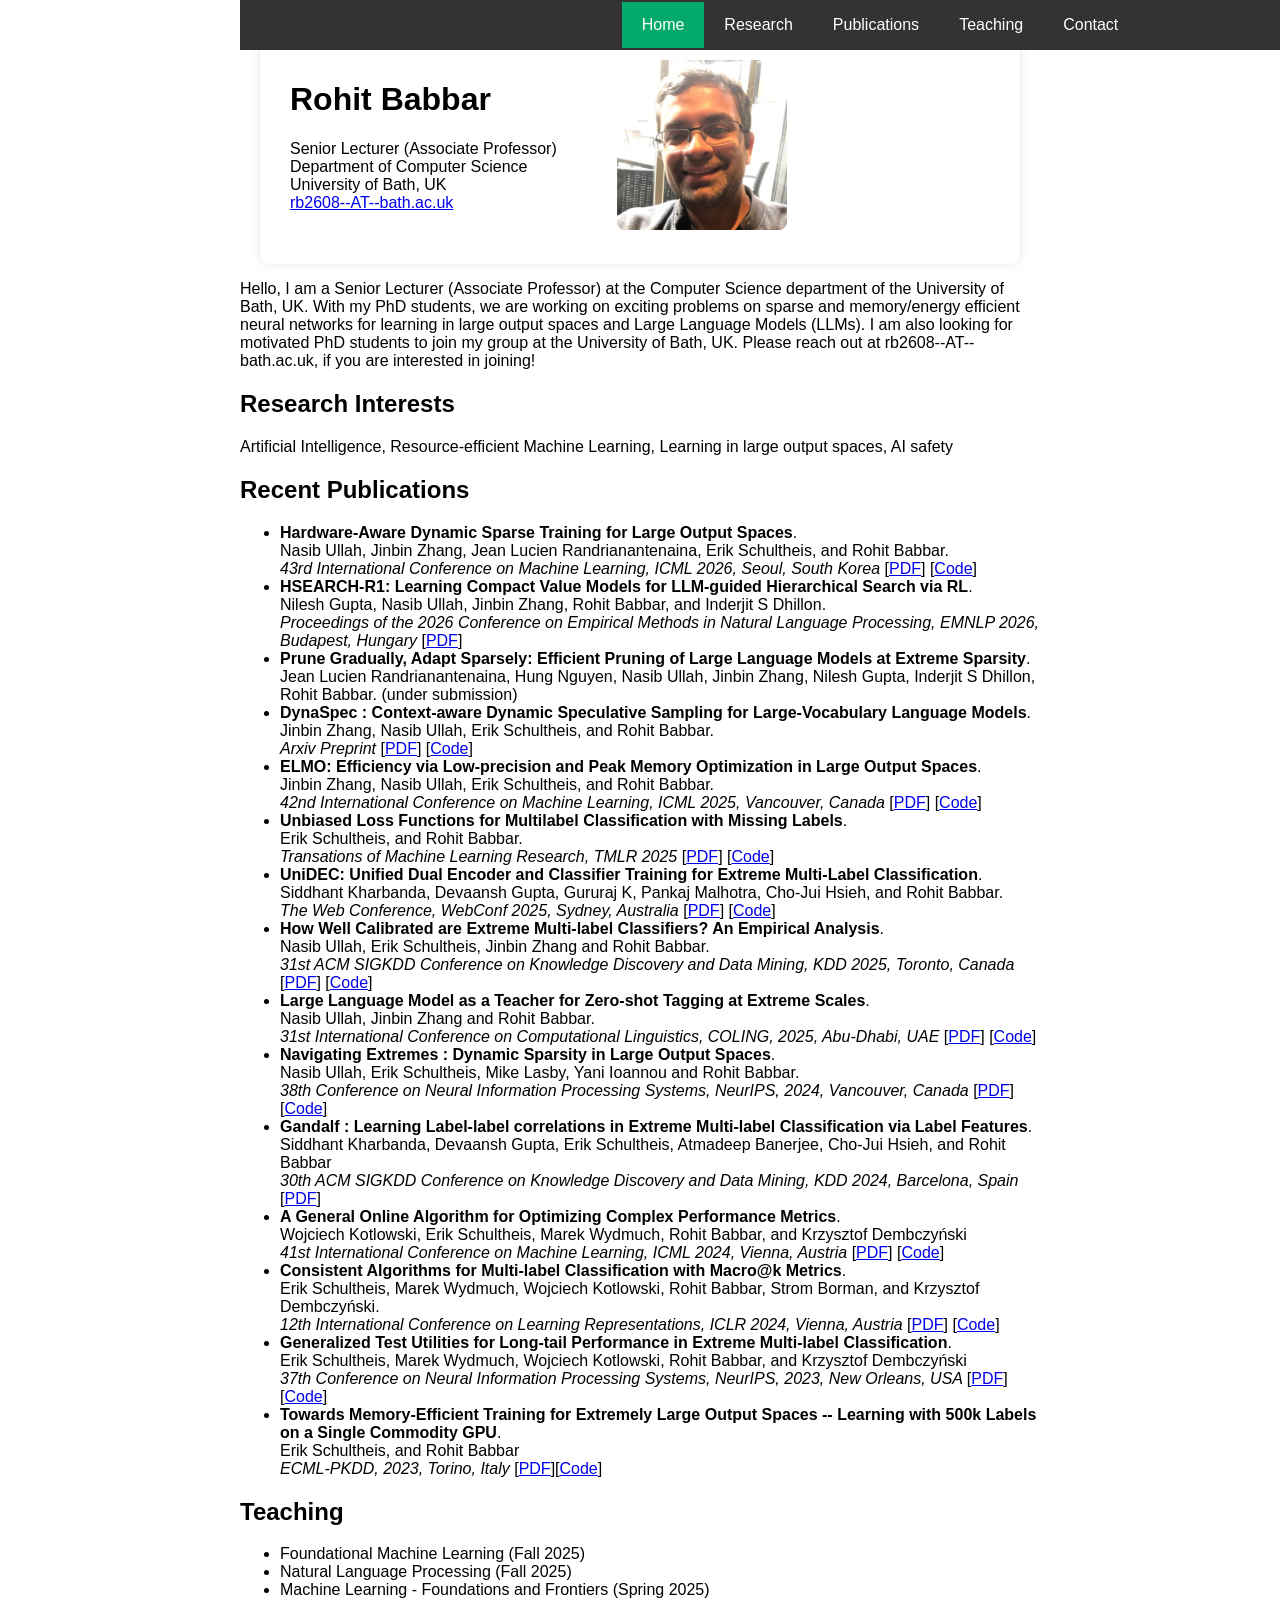
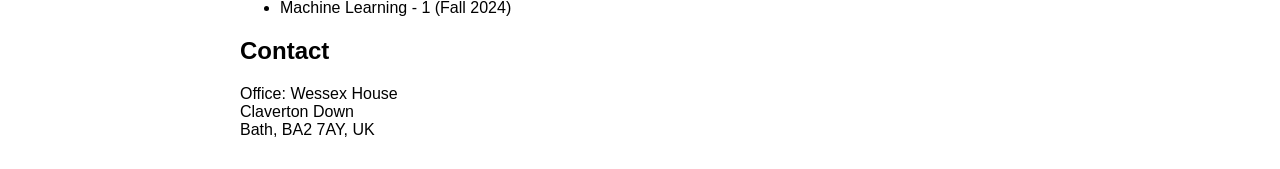
<file: index.html>
<!DOCTYPE html>
<html lang="en">
<head>
  <meta charset="UTF-8" />
  <meta name="viewport" content="width=device-width, initial-scale=1.0" />
  <title> Rohit's homepage </title>
  <style> 
    body {
      font-family: Arial, sans-serif;
      max-width: 800px;
      margin: 30px auto;
      padding: 0 20px;
    }

    /* Top Navigation */
    .topnav {
      background-color: #333;
      position: fixed;
      top: 0;
      width: 100%;
      height: 50px;
      display: flex;
      align-items: center;
      justify-content: center;
      z-index: 1000;
    }

    .topnav a {
      color: white;
      padding: 14px 20px;
      text-decoration: none;
      font-size: 16px;
    }

    .topnav a:hover {
      background-color: #575757;
    }

    .topnav a.active {
      background-color: #04AA6D;
    }

    /* Main content container */
    .container {
      max-width: 700px;
      margin: 0 auto;
      background-color: white;
      padding: 30px;
      border-radius: 10px;
      box-shadow: 0 0 10px rgba(0,0,0,0.1);
      display: flex;
      flex-wrap: wrap;
      align-items: flex-start;
      gap: 60px;
    }

    .text-section {
      flex: 1;
      min-width: 350px;
    }

    .image-section {
      flex-shrink: 0;
    }

    .image img {
      max-width: 170px;
      height: auto;
      border-radius: 8px;
    }


    .image-section img {
      max-width: 100px;
      height: 10px;
      border-radius: 8px;
    }

    @media (max-width: 100px) {
      .container {
        flex-direction: column;
        align-items: center;
        text-align: center;
      }

      .text-section {
        padding-right: 0;
      }
    }
  </style>
  <!-- Google tag (gtag.js) -->
<script async src="https://www.googletagmanager.com/gtag/js?id=G-91ZF55EGC9"></script>
<script>
  window.dataLayer = window.dataLayer || [];
  function gtag(){dataLayer.push(arguments);}
  gtag('js', new Date());

  gtag('config', 'G-91ZF55EGC9');
</script>
</head>
<body>

  <!-- Top Navigation -->
  <div class="topnav">
    <a href="index.html" class="active">Home</a>
    <a href="#">Research</a>
    <a href="publications.html">Publications</a>
    <a href="#">Teaching</a>
    <a href="#">Contact</a>
  </div>

  <div class="container">
    <div class="text">
      <h1> 
    Rohit Babbar
  </h1> 
  <p> 
    Senior Lecturer (Associate Professor)<br>
    Department of Computer Science<br>
    University of Bath, UK<br>
    <a href=mailto:rb2608--AT--bath.ac.uk>rb2608--AT--bath.ac.uk</a> 
   <!--  <a href=https://scholar.google.com/citations?user=QsqvuGsAAAAJ>Google Scholar</a> -->
   <!-- <a href="cv.pdf">CV (PDF)</a> -->
  </p>
    </div>
    <div class="image">
      <img src="rohit-pic.jpeg" alt="A photo of me or relevant image">
    </div>
  </div>
<p>
        Hello, I am a Senior Lecturer (Associate Professor) at the Computer Science department of the University of Bath, UK. 
        With my PhD students, we are working on exciting problems on sparse and memory/energy efficient neural networks 
        for learning in large output spaces and Large Language Models (LLMs). I am also looking for motivated PhD students to join my group at the University of Bath, UK. 
        Please reach out at rb2608--AT--bath.ac.uk, if you are interested in joining!
      </p>
</body>

  <h2>Research Interests</h2>
  <p>Artificial Intelligence, Resource-efficient Machine Learning, Learning in large output spaces, AI safety</p>

  <h2>Recent Publications</h2>
  <ul>
    <li><strong>Hardware-Aware Dynamic Sparse Training for Large Output Spaces</strong>.<br> Nasib Ullah, Jinbin Zhang, Jean Lucien Randrianantenaina, Erik Schultheis, and Rohit Babbar.<br> <em>43rd International Conference on Machine Learning, ICML 2026, Seoul, South Korea</em> [<a href="https://arxiv.org/pdf/2606.01117">PDF</a>] [<a href="https://github.com/xmc-aalto/haste">Code</a>] </li>
    <li><strong>HSEARCH-R1: Learning Compact Value Models for LLM-guided Hierarchical Search via RL</strong>.<br> Nilesh Gupta, Nasib Ullah, Jinbin Zhang, Rohit Babbar, and Inderjit S Dhillon.<br> <em>Proceedings of the 2026 Conference on Empirical Methods in Natural Language Processing, EMNLP 2026, Budapest, Hungary</em> [<a href="https://aclanthology.org/2026.emnlp-main.2494.pdf">PDF</a>] </li>
    <li><strong>Prune Gradually, Adapt Sparsely: Efficient Pruning of Large Language Models at Extreme Sparsity</strong>.<br> Jean Lucien Randrianantenaina, Hung Nguyen, Nasib Ullah, Jinbin Zhang, Nilesh Gupta, Inderjit S Dhillon, Rohit Babbar. (under submission) </li>
    <li><strong>DynaSpec : Context-aware Dynamic Speculative Sampling for Large-Vocabulary Language Models</strong>.<br> Jinbin Zhang, Nasib Ullah, Erik Schultheis, and Rohit Babbar.<br> <em>Arxiv Preprint </em> [<a href="https://arxiv.org/pdf/2510.13847?">PDF</a>] [<a href="https://github.com/xmc-aalto/DynaSpec">Code</a>]</li>
    <li><strong>ELMO: Efficiency via Low-precision and Peak Memory Optimization in Large Output Spaces</strong>.<br> Jinbin Zhang, Nasib Ullah, Erik Schultheis, and Rohit Babbar.<br> <em>42nd International Conference on Machine Learning, ICML 2025, Vancouver, Canada</em> [<a href="https://openreview.net/pdf?id=d6CTIPrTTC">PDF</a>] [<a href="https://github.com/xmc-aalto/elmo">Code</a>]</li>
    <li><strong>Unbiased Loss Functions for Multilabel Classification with Missing Labels</strong>.<br> Erik Schultheis, and Rohit Babbar.<br> <em>Transations of Machine Learning Research, TMLR 2025</em> [<a href="https://openreview.net/pdf?id=hMq1hUhLqp">PDF</a>] [<a href="https://github.com/xmc-aalto/missing-labels-tmlr">Code</a>]</li>
    <li><strong>UniDEC: Unified Dual Encoder and Classifier Training for Extreme Multi-Label Classification</strong>.<br> Siddhant Kharbanda, Devaansh Gupta, Gururaj K, Pankaj Malhotra, Cho-Jui Hsieh, and Rohit Babbar.<br> <em>The Web Conference, WebConf 2025, Sydney, Australia</em> [<a href="https://arxiv.org/pdf/2405.03714">PDF</a>] [<a href="https://github.com/the-catalyst/UniDEC">Code</a>]</li>
    <li><strong>How Well Calibrated are Extreme Multi-label Classifiers? An Empirical Analysis</strong>.<br> Nasib Ullah, Erik Schultheis, Jinbin Zhang and Rohit Babbar. <br> <em>31st ACM SIGKDD Conference on Knowledge Discovery and Data Mining, KDD 2025, Toronto, Canada </em> [<a href="https://dl.acm.org/doi/pdf/10.1145/3690624.3709333">PDF</a>] [<a href="https://github.com/xmc-aalto/xmc-topk-calibration">Code</a>] </li>
    <li><strong>Large Language Model as a Teacher for Zero-shot Tagging at Extreme Scales</strong>. <br>Nasib Ullah, Jinbin Zhang and Rohit Babbar. <br> <em>31st International Conference on Computational Linguistics, COLING, 2025, Abu-Dhabi, UAE  </em> [<a href="https://aclanthology.org/2025.coling-main.233.pdf">PDF</a>] [<a href="https://github.com/xmc-aalto/LMTX">Code</a>]</li>
    <li><strong>Navigating Extremes : Dynamic Sparsity in Large Output Spaces</strong>. <br> Nasib Ullah, Erik Schultheis, Mike Lasby, Yani Ioannou and Rohit Babbar. <br> <em>38th Conference on Neural Information Processing Systems, NeurIPS, 2024, Vancouver, Canada </em> [<a href="https://openreview.net/pdf?id=RA6rzOJ2zI">PDF</a>] [<a href="https://github.com/xmc-aalto/NeurIPS24-dst">Code</a>]</li>
    <li><strong>Gandalf : Learning Label-label correlations in Extreme Multi-label Classification via Label Features</strong>. Siddhant Kharbanda, Devaansh Gupta, Erik Schultheis, Atmadeep Banerjee, Cho-Jui Hsieh, and Rohit Babbar <br> <em>30th ACM SIGKDD Conference on Knowledge Discovery and Data Mining, KDD 2024, Barcelona, Spain </em> [<a href="https://dl.acm.org/doi/10.1145/3637528.3672063">PDF</a>]</li>
    <li><strong>A General Online Algorithm for Optimizing Complex Performance Metrics</strong>. <br> Wojciech Kotlowski, Erik Schultheis, Marek Wydmuch, Rohit Babbar, and Krzysztof Dembczyński <br> <em>41st International Conference on Machine Learning, ICML 2024, Vienna, Austria  </em> [<a href="https://proceedings.mlr.press/v235/kotlowski24a.html">PDF</a>] [<a href="https://github.com/mwydmuch/xCOLUMNs">Code</a>]</li>
    <li><strong>Consistent Algorithms for Multi-label Classification with Macro@k Metrics</strong>. <br> Erik Schultheis, Marek Wydmuch, Wojciech Kotlowski, Rohit Babbar, Strom Borman, and Krzysztof Dembczyński. <br> <em>12th International Conference on Learning Representations, ICLR 2024, Vienna, Austria </em> [<a href="https://openreview.net/pdf?id=XOnya9gSdF">PDF</a>] [<a href="https://github.com/mwydmuch/xCOLUMNs">Code</a>]</li>
    <li><strong>Generalized Test Utilities for Long-tail Performance in Extreme Multi-label Classification</strong>. <br> Erik Schultheis, Marek Wydmuch, Wojciech Kotlowski, Rohit Babbar, and Krzysztof Dembczyński <br> <em>37th Conference on Neural Information Processing Systems, NeurIPS, 2023, New Orleans, USA </em> [<a href="https://proceedings.neurips.cc/paper_files/paper/2023/file/46994b3d6dd0fd5fca5f780af6259db5-Paper-Conference.pdf">PDF</a>][<a href="https://github.com/mwydmuch/xCOLUMNs">Code</a>]</li>
    <li><strong>Towards Memory-Efficient Training for Extremely Large Output Spaces -- Learning with 500k Labels on a Single Commodity GPU</strong>. <br> Erik Schultheis, and Rohit Babbar <br> <em>ECML-PKDD, 2023, Torino, Italy </em> [<a href="https://link.springer.com/chapter/10.1007/978-3-031-43418-1_41">PDF</a>][<a href="https://github.com/xmc-aalto/ecml23-sparse">Code</a>]</li>

  </ul>

  <h2>Teaching</h2>
  <ul>
    <li> Foundational Machine Learning (Fall 2025)</li>
    <li> Natural Language Processing (Fall 2025)</li>
    <li> Machine Learning - Foundations and Frontiers (Spring 2025)</li>
    <li> Machine Learning - 1 (Fall 2024)</li>
  </ul>

  <h2>Contact</h2>
  <p>
    Office: Wessex House <br>
    Claverton Down<br>
    Bath, BA2 7AY, UK
  </p>
</body>
</html>
</file>
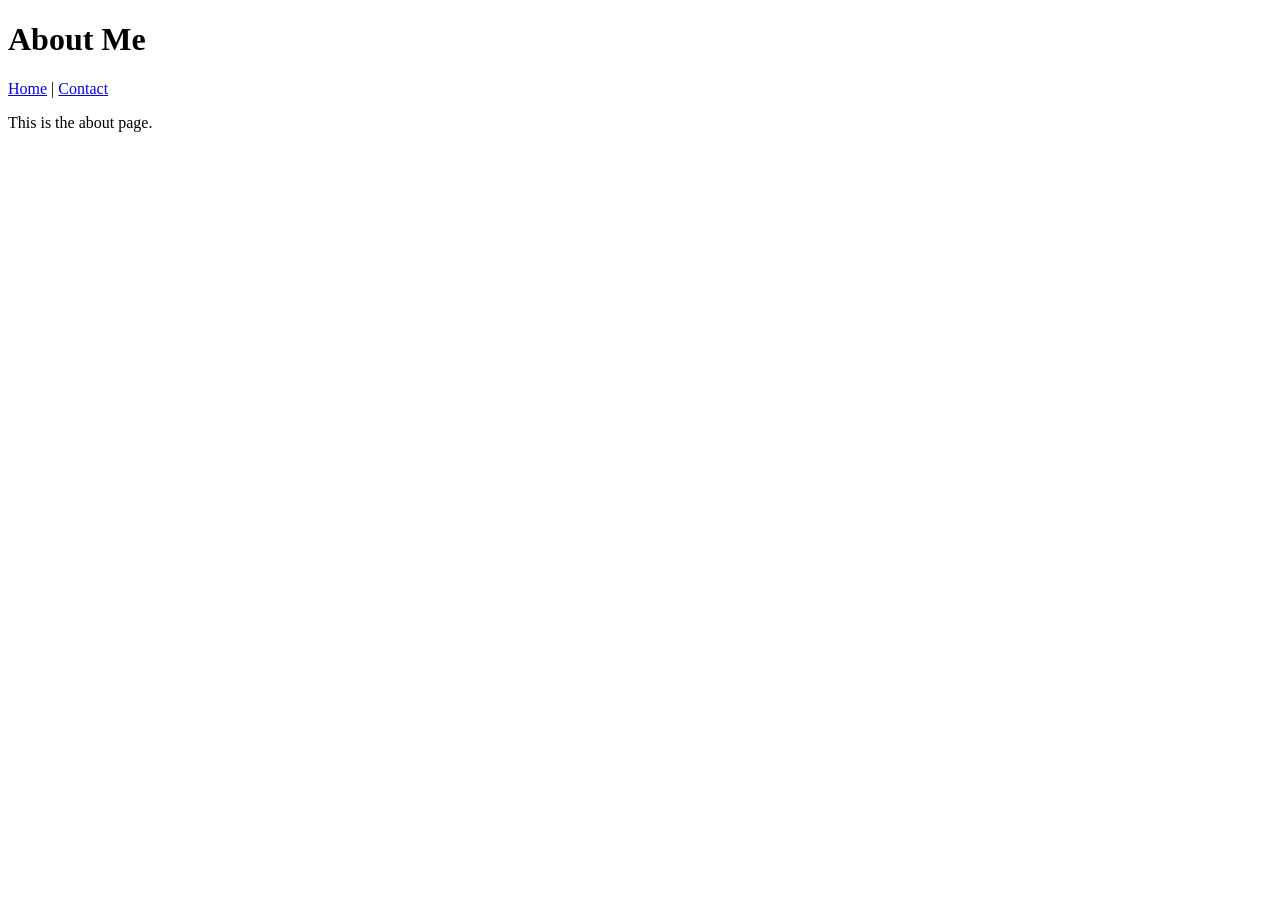
<file: about.html>
<!DOCTYPE html>
<html>
<head>
  <meta charset="UTF-8">
  <title>About</title>
</head>
<body>
  <h1>About Me</h1>
  <nav>
    <a href="index.html">Home</a> |
    <a href="contact.html">Contact</a>
  </nav>
  <p>This is the about page.</p>
</body>
</html>
</file>
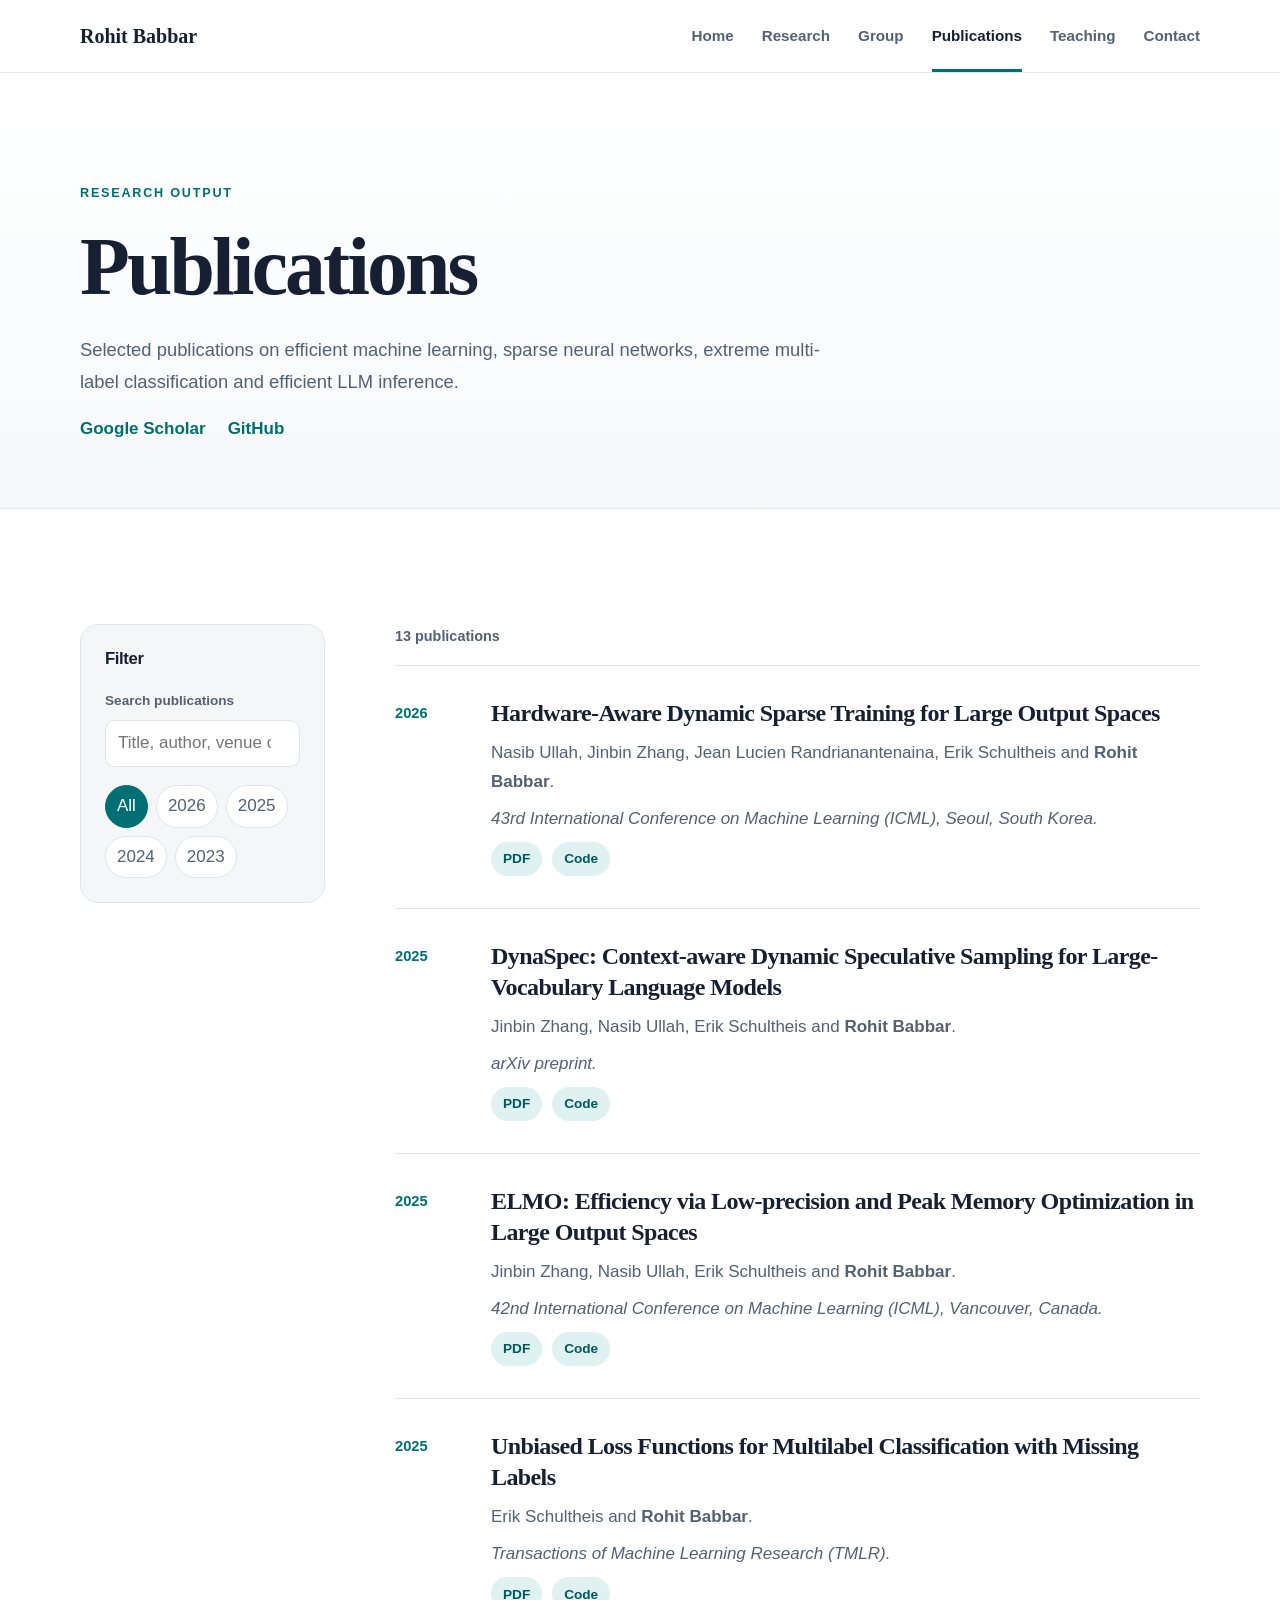
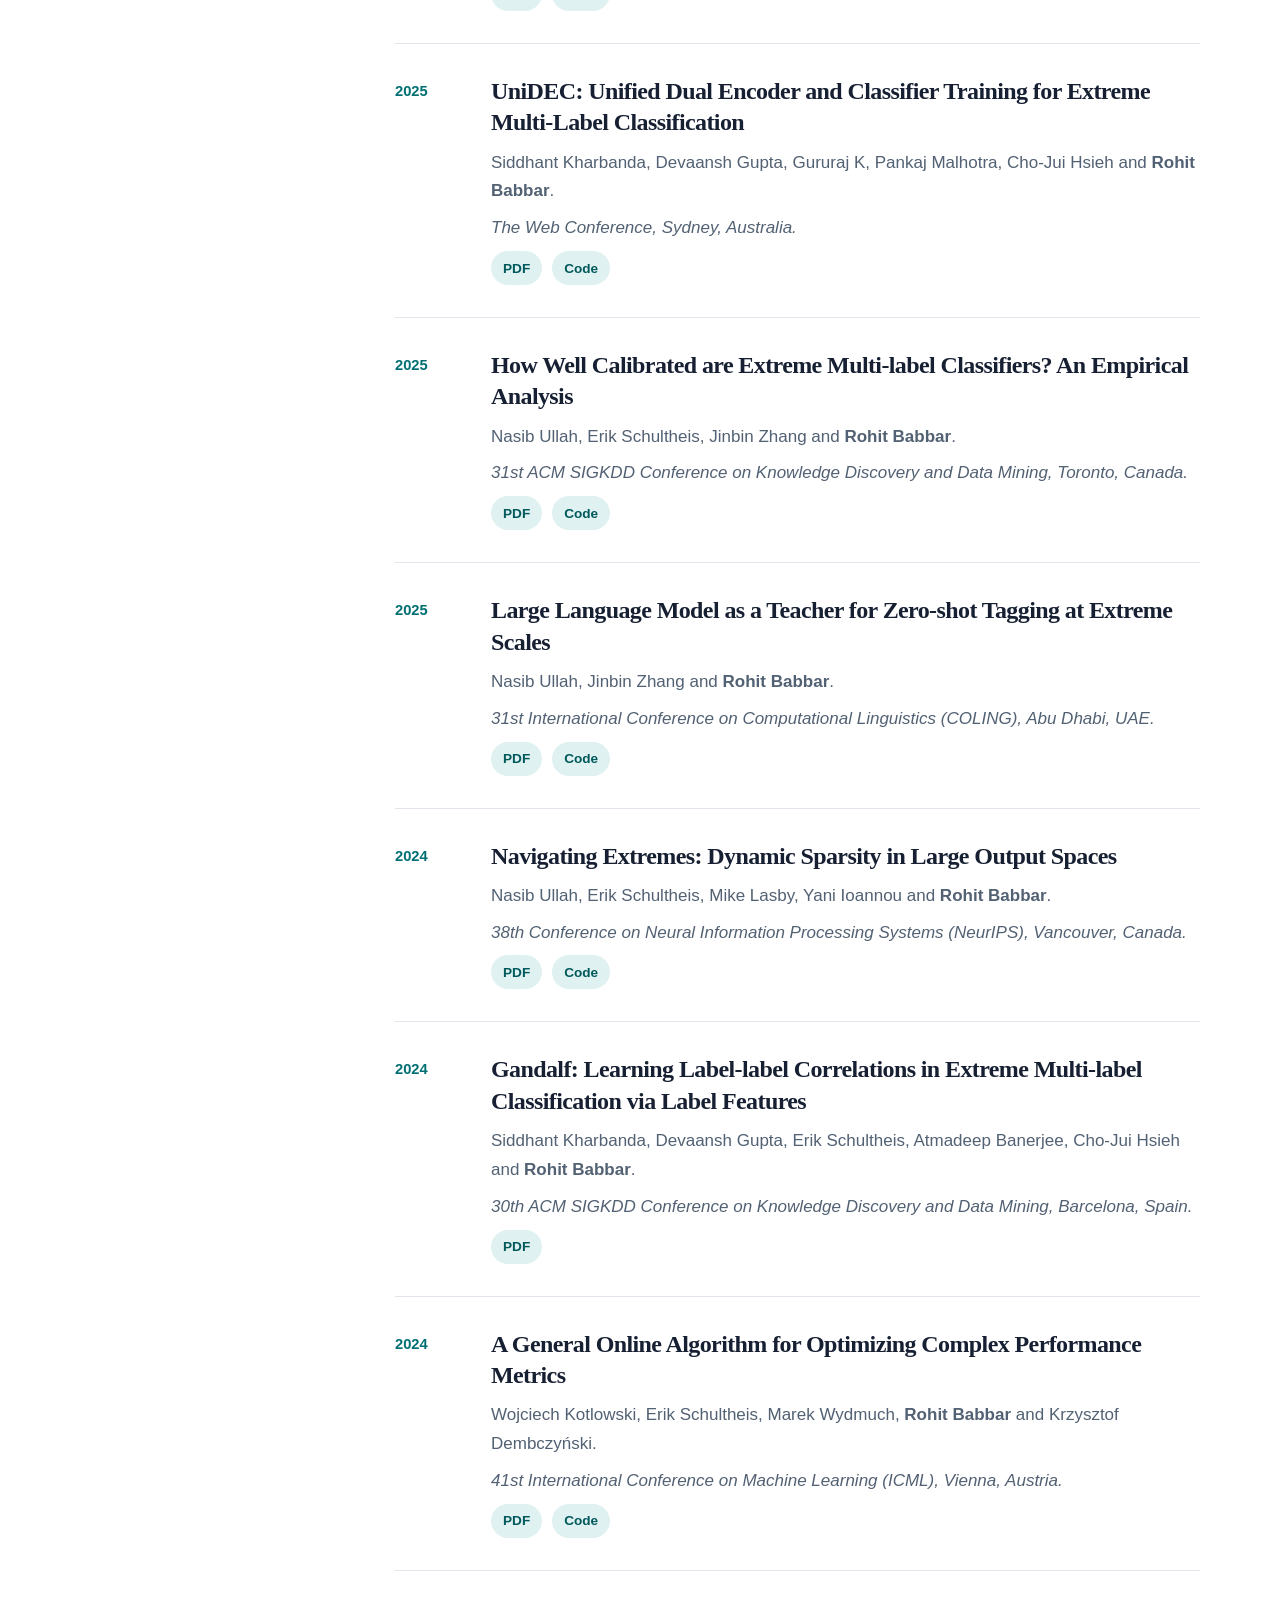
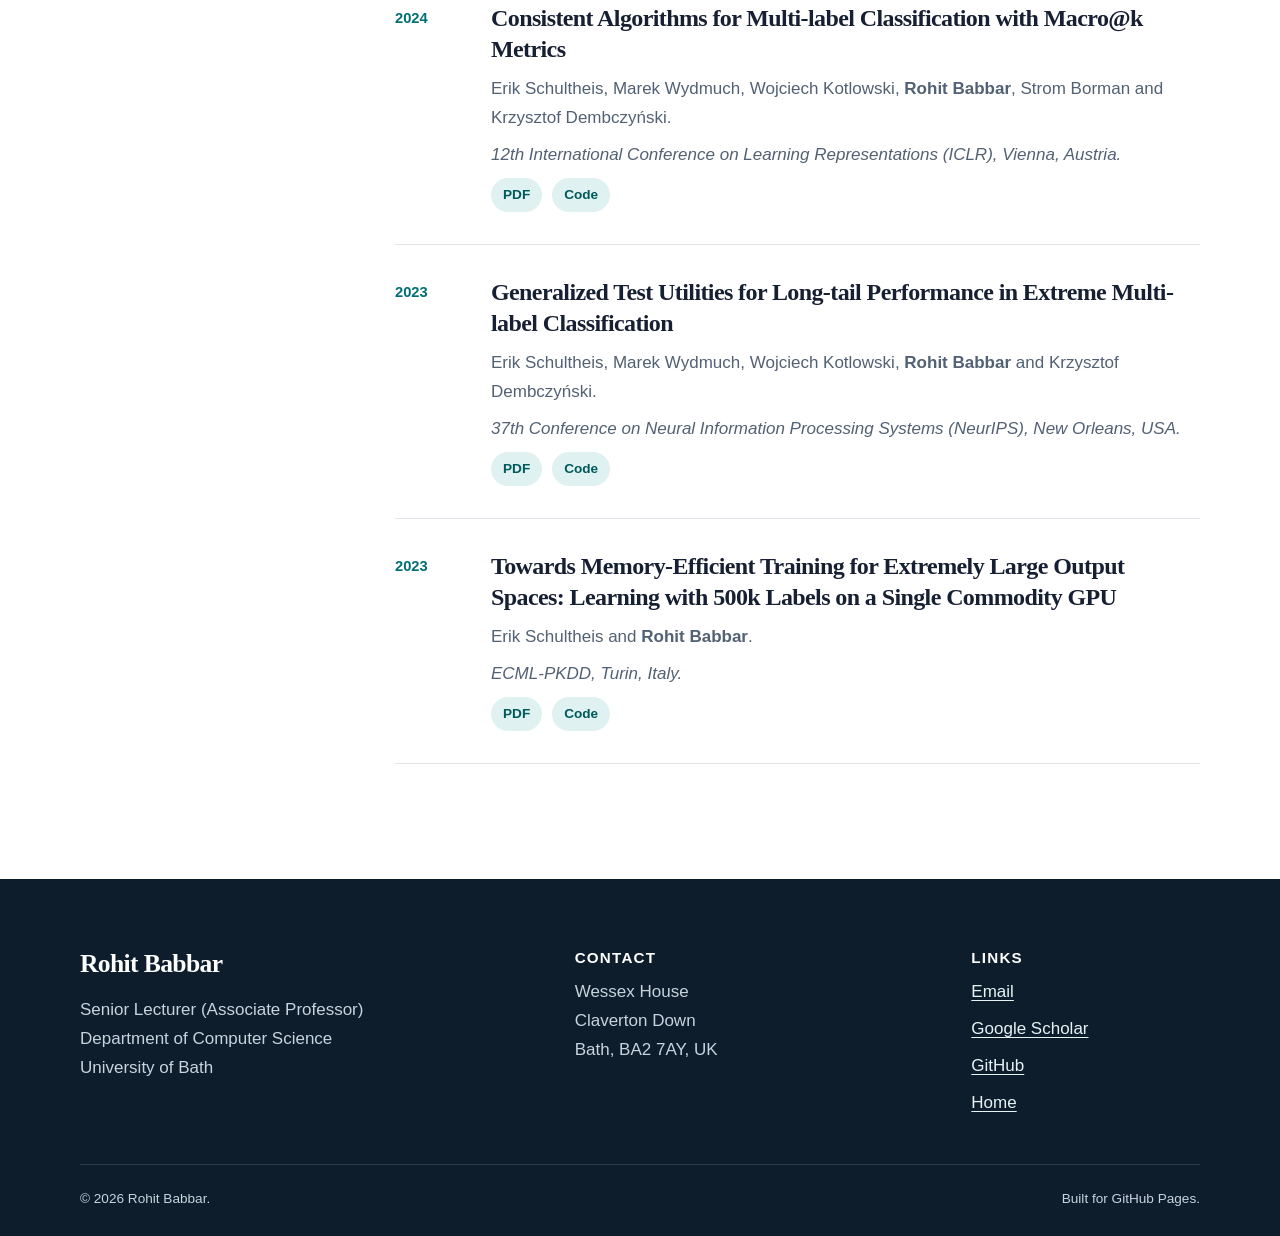
<file: publications.html>
<!DOCTYPE html>
<html lang="en">
<head>
  <meta charset="UTF-8">
  <meta name="viewport" content="width=device-width, initial-scale=1.0">

  <title>Publications | Rohit Babbar</title>
  <meta name="description" content="Selected publications by Rohit Babbar on efficient machine learning, sparse neural networks, extreme classification and efficient LLMs.">

  <link rel="stylesheet" href="styles.css">
  <script defer src="script.js"></script>

  <!-- Google Analytics -->
  <script async src="https://www.googletagmanager.com/gtag/js?id=G-91ZF55EGC9"></script>
  <script>
    window.dataLayer = window.dataLayer || [];
    function gtag(){dataLayer.push(arguments);}
    gtag('js', new Date());
    gtag('config', 'G-91ZF55EGC9');
  </script>
</head>

<body>
  <a class="skip-link" href="#main-content">Skip to main content</a>

  <header class="site-header">
    <div class="nav-container">
      <a class="site-name" href="index.html">Rohit Babbar</a>

      <button class="nav-toggle" type="button" aria-expanded="false" aria-controls="primary-navigation">
        <span class="sr-only">Toggle navigation</span>
        <span></span>
        <span></span>
        <span></span>
      </button>

      <nav id="primary-navigation" class="primary-nav" aria-label="Primary navigation">
        <a href="index.html">Home</a>
        <a href="index.html#research">Research</a>
        <a href="index.html#group">Group</a>
        <a class="active" href="publications.html">Publications</a>
        <a href="index.html#teaching">Teaching</a>
        <a href="index.html#contact">Contact</a>
      </nav>
    </div>
  </header>

  <main id="main-content">
    <section class="page-hero">
      <div class="page-width">
        <p class="eyebrow">Research output</p>
        <h1>Publications</h1>
        <p>
          Selected publications on efficient machine learning, sparse neural
          networks, extreme multi-label classification and efficient LLM inference.
        </p>

        <div class="profile-links">
          <a href="https://scholar.google.com/citations?user=QsqvuGsAAAAJ" target="_blank" rel="noopener noreferrer">Google Scholar</a>
          <a href="https://github.com/xmc-aalto" target="_blank" rel="noopener noreferrer">GitHub</a>
        </div>
      </div>
    </section>

    <section class="section">
      <div class="page-width publications-layout">
        <aside class="publication-filter" aria-label="Publication filters">
          <h2>Filter</h2>

          <label for="publication-search">Search publications</label>
          <input
            id="publication-search"
            type="search"
            placeholder="Title, author, venue or year"
            autocomplete="off"
          >

          <div class="filter-buttons" aria-label="Filter by year">
            <button class="filter-button active" type="button" data-year="all">All</button>
            <button class="filter-button" type="button" data-year="2026">2026</button>
            <button class="filter-button" type="button" data-year="2025">2025</button>
            <button class="filter-button" type="button" data-year="2024">2024</button>
            <button class="filter-button" type="button" data-year="2023">2023</button>
          </div>
        </aside>

        <div>
          <p id="publication-count" class="publication-count" aria-live="polite"></p>

          <div id="publication-list" class="publication-list">
            <article class="publication" data-year="2026">
              <div class="publication-year">2026</div>
              <div>
                <h2>Hardware-Aware Dynamic Sparse Training for Large Output Spaces</h2>
                <p class="authors">
                  Nasib Ullah, Jinbin Zhang, Jean Lucien Randrianantenaina,
                  Erik Schultheis and <strong>Rohit Babbar</strong>.
                </p>
                <p class="venue-line">
                  43rd International Conference on Machine Learning (ICML), Seoul, South Korea.
                </p>
                <div class="publication-links">
                  <a href="https://arxiv.org/pdf/2606.01117" target="_blank" rel="noopener noreferrer">PDF</a>
                  <a href="https://github.com/xmc-aalto/haste" target="_blank" rel="noopener noreferrer">Code</a>
                </div>
              </div>
            </article>

            <article class="publication" data-year="2025">
              <div class="publication-year">2025</div>
              <div>
                <h2>DynaSpec: Context-aware Dynamic Speculative Sampling for Large-Vocabulary Language Models</h2>
                <p class="authors">
                  Jinbin Zhang, Nasib Ullah, Erik Schultheis and
                  <strong>Rohit Babbar</strong>.
                </p>
                <p class="venue-line">arXiv preprint.</p>
                <div class="publication-links">
                  <a href="https://arxiv.org/pdf/2510.13847" target="_blank" rel="noopener noreferrer">PDF</a>
                  <a href="https://github.com/xmc-aalto/DynaSpec" target="_blank" rel="noopener noreferrer">Code</a>
                </div>
              </div>
            </article>

            <article class="publication" data-year="2025">
              <div class="publication-year">2025</div>
              <div>
                <h2>ELMO: Efficiency via Low-precision and Peak Memory Optimization in Large Output Spaces</h2>
                <p class="authors">
                  Jinbin Zhang, Nasib Ullah, Erik Schultheis and
                  <strong>Rohit Babbar</strong>.
                </p>
                <p class="venue-line">
                  42nd International Conference on Machine Learning (ICML), Vancouver, Canada.
                </p>
                <div class="publication-links">
                  <a href="https://openreview.net/pdf?id=d6CTIPrTTC" target="_blank" rel="noopener noreferrer">PDF</a>
                  <a href="https://github.com/xmc-aalto/elmo" target="_blank" rel="noopener noreferrer">Code</a>
                </div>
              </div>
            </article>

            <article class="publication" data-year="2025">
              <div class="publication-year">2025</div>
              <div>
                <h2>Unbiased Loss Functions for Multilabel Classification with Missing Labels</h2>
                <p class="authors">
                  Erik Schultheis and <strong>Rohit Babbar</strong>.
                </p>
                <p class="venue-line">Transactions of Machine Learning Research (TMLR).</p>
                <div class="publication-links">
                  <a href="https://openreview.net/pdf?id=hMq1hUhLqp" target="_blank" rel="noopener noreferrer">PDF</a>
                  <a href="https://github.com/xmc-aalto/missing-labels-tmlr" target="_blank" rel="noopener noreferrer">Code</a>
                </div>
              </div>
            </article>

            <article class="publication" data-year="2025">
              <div class="publication-year">2025</div>
              <div>
                <h2>UniDEC: Unified Dual Encoder and Classifier Training for Extreme Multi-Label Classification</h2>
                <p class="authors">
                  Siddhant Kharbanda, Devaansh Gupta, Gururaj K, Pankaj Malhotra,
                  Cho-Jui Hsieh and <strong>Rohit Babbar</strong>.
                </p>
                <p class="venue-line">The Web Conference, Sydney, Australia.</p>
                <div class="publication-links">
                  <a href="https://arxiv.org/pdf/2405.03714" target="_blank" rel="noopener noreferrer">PDF</a>
                  <a href="https://github.com/the-catalyst/UniDEC" target="_blank" rel="noopener noreferrer">Code</a>
                </div>
              </div>
            </article>

            <article class="publication" data-year="2025">
              <div class="publication-year">2025</div>
              <div>
                <h2>How Well Calibrated are Extreme Multi-label Classifiers? An Empirical Analysis</h2>
                <p class="authors">
                  Nasib Ullah, Erik Schultheis, Jinbin Zhang and
                  <strong>Rohit Babbar</strong>.
                </p>
                <p class="venue-line">
                  31st ACM SIGKDD Conference on Knowledge Discovery and Data Mining, Toronto, Canada.
                </p>
                <div class="publication-links">
                  <a href="https://dl.acm.org/doi/pdf/10.1145/3690624.3709333" target="_blank" rel="noopener noreferrer">PDF</a>
                  <a href="https://github.com/xmc-aalto/xmc-topk-calibration" target="_blank" rel="noopener noreferrer">Code</a>
                </div>
              </div>
            </article>

            <article class="publication" data-year="2025">
              <div class="publication-year">2025</div>
              <div>
                <h2>Large Language Model as a Teacher for Zero-shot Tagging at Extreme Scales</h2>
                <p class="authors">
                  Nasib Ullah, Jinbin Zhang and <strong>Rohit Babbar</strong>.
                </p>
                <p class="venue-line">
                  31st International Conference on Computational Linguistics (COLING), Abu Dhabi, UAE.
                </p>
                <div class="publication-links">
                  <a href="https://aclanthology.org/2025.coling-main.233.pdf" target="_blank" rel="noopener noreferrer">PDF</a>
                  <a href="https://github.com/xmc-aalto/LMTX" target="_blank" rel="noopener noreferrer">Code</a>
                </div>
              </div>
            </article>

            <article class="publication" data-year="2024">
              <div class="publication-year">2024</div>
              <div>
                <h2>Navigating Extremes: Dynamic Sparsity in Large Output Spaces</h2>
                <p class="authors">
                  Nasib Ullah, Erik Schultheis, Mike Lasby, Yani Ioannou and
                  <strong>Rohit Babbar</strong>.
                </p>
                <p class="venue-line">
                  38th Conference on Neural Information Processing Systems (NeurIPS), Vancouver, Canada.
                </p>
                <div class="publication-links">
                  <a href="https://openreview.net/pdf?id=RA6rzOJ2zI" target="_blank" rel="noopener noreferrer">PDF</a>
                  <a href="https://github.com/xmc-aalto/NeurIPS24-dst" target="_blank" rel="noopener noreferrer">Code</a>
                </div>
              </div>
            </article>

            <article class="publication" data-year="2024">
              <div class="publication-year">2024</div>
              <div>
                <h2>Gandalf: Learning Label-label Correlations in Extreme Multi-label Classification via Label Features</h2>
                <p class="authors">
                  Siddhant Kharbanda, Devaansh Gupta, Erik Schultheis,
                  Atmadeep Banerjee, Cho-Jui Hsieh and <strong>Rohit Babbar</strong>.
                </p>
                <p class="venue-line">
                  30th ACM SIGKDD Conference on Knowledge Discovery and Data Mining, Barcelona, Spain.
                </p>
                <div class="publication-links">
                  <a href="https://dl.acm.org/doi/10.1145/3637528.3672063" target="_blank" rel="noopener noreferrer">PDF</a>
                </div>
              </div>
            </article>

            <article class="publication" data-year="2024">
              <div class="publication-year">2024</div>
              <div>
                <h2>A General Online Algorithm for Optimizing Complex Performance Metrics</h2>
                <p class="authors">
                  Wojciech Kotlowski, Erik Schultheis, Marek Wydmuch,
                  <strong>Rohit Babbar</strong> and Krzysztof Dembczyński.
                </p>
                <p class="venue-line">
                  41st International Conference on Machine Learning (ICML), Vienna, Austria.
                </p>
                <div class="publication-links">
                  <a href="https://proceedings.mlr.press/v235/kotlowski24a.html" target="_blank" rel="noopener noreferrer">PDF</a>
                  <a href="https://github.com/mwydmuch/xCOLUMNs" target="_blank" rel="noopener noreferrer">Code</a>
                </div>
              </div>
            </article>

            <article class="publication" data-year="2024">
              <div class="publication-year">2024</div>
              <div>
                <h2>Consistent Algorithms for Multi-label Classification with Macro@k Metrics</h2>
                <p class="authors">
                  Erik Schultheis, Marek Wydmuch, Wojciech Kotlowski,
                  <strong>Rohit Babbar</strong>, Strom Borman and Krzysztof Dembczyński.
                </p>
                <p class="venue-line">
                  12th International Conference on Learning Representations (ICLR), Vienna, Austria.
                </p>
                <div class="publication-links">
                  <a href="https://openreview.net/pdf?id=XOnya9gSdF" target="_blank" rel="noopener noreferrer">PDF</a>
                  <a href="https://github.com/mwydmuch/xCOLUMNs" target="_blank" rel="noopener noreferrer">Code</a>
                </div>
              </div>
            </article>

            <article class="publication" data-year="2023">
              <div class="publication-year">2023</div>
              <div>
                <h2>Generalized Test Utilities for Long-tail Performance in Extreme Multi-label Classification</h2>
                <p class="authors">
                  Erik Schultheis, Marek Wydmuch, Wojciech Kotlowski,
                  <strong>Rohit Babbar</strong> and Krzysztof Dembczyński.
                </p>
                <p class="venue-line">
                  37th Conference on Neural Information Processing Systems (NeurIPS), New Orleans, USA.
                </p>
                <div class="publication-links">
                  <a href="https://proceedings.neurips.cc/paper_files/paper/2023/file/46994b3d6dd0fd5fca5f780af6259db5-Paper-Conference.pdf" target="_blank" rel="noopener noreferrer">PDF</a>
                  <a href="https://github.com/mwydmuch/xCOLUMNs" target="_blank" rel="noopener noreferrer">Code</a>
                </div>
              </div>
            </article>

            <article class="publication" data-year="2023">
              <div class="publication-year">2023</div>
              <div>
                <h2>Towards Memory-Efficient Training for Extremely Large Output Spaces: Learning with 500k Labels on a Single Commodity GPU</h2>
                <p class="authors">
                  Erik Schultheis and <strong>Rohit Babbar</strong>.
                </p>
                <p class="venue-line">ECML-PKDD, Turin, Italy.</p>
                <div class="publication-links">
                  <a href="https://link.springer.com/chapter/10.1007/978-3-031-43418-1_41" target="_blank" rel="noopener noreferrer">PDF</a>
                  <a href="https://github.com/xmc-aalto/ecml23-sparse" target="_blank" rel="noopener noreferrer">Code</a>
                </div>
              </div>
            </article>
          </div>

          <p id="no-publications" class="no-results" hidden>
            No publications match the selected filters.
          </p>
        </div>
      </div>
    </section>
  </main>

  <footer class="site-footer">
    <div class="page-width footer-grid">
      <div>
        <h2>Rohit Babbar</h2>
        <p>
          Senior Lecturer (Associate Professor)<br>
          Department of Computer Science<br>
          University of Bath
        </p>
      </div>

      <div>
        <h3>Contact</h3>
        <p>
          Wessex House<br>
          Claverton Down<br>
          Bath, BA2 7AY, UK
        </p>
      </div>

      <div>
        <h3>Links</h3>
        <ul class="footer-links">
          <li><a href="mailto:rb2608@bath.ac.uk">Email</a></li>
          <li><a href="https://scholar.google.com/citations?user=QsqvuGsAAAAJ" target="_blank" rel="noopener noreferrer">Google Scholar</a></li>
          <li><a href="https://github.com/xmc-aalto" target="_blank" rel="noopener noreferrer">GitHub</a></li>
          <li><a href="index.html">Home</a></li>
        </ul>
      </div>
    </div>

    <div class="page-width footer-bottom">
      <p>© <span id="current-year"></span> Rohit Babbar.</p>
      <p>Built for GitHub Pages.</p>
    </div>
  </footer>
</body>
</html>
</file>
<file: styles.css>
/*
  Rohit Babbar academic website
  Static, responsive and compatible with GitHub Pages.
*/

:root {
  --background: #ffffff;
  --background-soft: #f4f6f8;
  --background-dark: #12263a;
  --text: #172033;
  --text-soft: #526173;
  --text-light: #eef4f8;
  --accent: #006f73;
  --accent-dark: #00595c;
  --accent-soft: #dff1f0;
  --border: #dfe5ea;
  --white: #ffffff;
  --shadow: 0 18px 50px rgba(23, 32, 51, 0.09);
  --radius: 18px;
  --page-width: 1120px;
  --header-height: 72px;
}

*,
*::before,
*::after {
  box-sizing: border-box;
}

html {
  scroll-behavior: smooth;
  scroll-padding-top: calc(var(--header-height) + 20px);
}

body {
  margin: 0;
  background: var(--background);
  color: var(--text);
  font-family:
    Inter,
    ui-sans-serif,
    -apple-system,
    BlinkMacSystemFont,
    "Segoe UI",
    sans-serif;
  font-size: 17px;
  line-height: 1.7;
  -webkit-font-smoothing: antialiased;
}

img {
  display: block;
  max-width: 100%;
}

a {
  color: var(--accent);
  text-underline-offset: 3px;
}

a:hover {
  color: var(--accent-dark);
}

button,
input {
  font: inherit;
}

h1,
h2,
h3 {
  margin-top: 0;
  color: var(--text);
  font-family:
    Georgia,
    "Times New Roman",
    serif;
  line-height: 1.15;
}

h1 {
  margin-bottom: 20px;
  font-size: clamp(2.35rem, 5vw, 4.25rem);
  letter-spacing: -0.035em;
}

h2 {
  margin-bottom: 18px;
  font-size: clamp(2rem, 4vw, 3.2rem);
  letter-spacing: -0.025em;
}

h3 {
  margin-bottom: 12px;
  font-size: 1.35rem;
}

p {
  margin-top: 0;
}

.page-width,
.nav-container {
  width: min(calc(100% - 40px), var(--page-width));
  margin-inline: auto;
}

.sr-only {
  position: absolute;
  width: 1px;
  height: 1px;
  padding: 0;
  overflow: hidden;
  clip: rect(0, 0, 0, 0);
  white-space: nowrap;
  border: 0;
}

.skip-link {
  position: fixed;
  top: 10px;
  left: 10px;
  z-index: 2000;
  padding: 10px 14px;
  background: var(--background-dark);
  color: var(--white);
  transform: translateY(-150%);
}

.skip-link:focus {
  transform: translateY(0);
}

/* Header and navigation */

.site-header {
  position: sticky;
  top: 0;
  z-index: 1000;
  min-height: var(--header-height);
  background: rgba(255, 255, 255, 0.94);
  border-bottom: 1px solid rgba(223, 229, 234, 0.9);
  backdrop-filter: blur(14px);
}

.nav-container {
  display: flex;
  min-height: var(--header-height);
  align-items: center;
  justify-content: space-between;
  gap: 24px;
}

.site-name {
  color: var(--text);
  font-family: Georgia, "Times New Roman", serif;
  font-size: 1.25rem;
  font-weight: 700;
  text-decoration: none;
}

.primary-nav {
  display: flex;
  align-items: center;
  gap: 28px;
}

.primary-nav a {
  position: relative;
  color: var(--text-soft);
  font-size: 0.95rem;
  font-weight: 650;
  text-decoration: none;
}

.primary-nav a:hover,
.primary-nav a.active {
  color: var(--text);
}

.primary-nav a.active::after {
  position: absolute;
  right: 0;
  bottom: -23px;
  left: 0;
  height: 3px;
  background: var(--accent);
  content: "";
}

.nav-toggle {
  display: none;
  width: 44px;
  height: 44px;
  padding: 8px;
  background: transparent;
  border: 0;
  cursor: pointer;
}

.nav-toggle span:not(.sr-only) {
  display: block;
  width: 24px;
  height: 2px;
  margin: 5px auto;
  background: var(--text);
  transition: transform 180ms ease, opacity 180ms ease;
}

/* Hero */

.hero {
  overflow: hidden;
  padding: clamp(52px, 7vw, 88px) 0;
  background:
    radial-gradient(circle at 84% 28%, rgba(0, 111, 115, 0.13), transparent 28rem),
    linear-gradient(180deg, #ffffff 0%, #f9fbfc 100%);
}

.hero-grid {
  display: grid;
  grid-template-columns: minmax(0, 1.65fr) minmax(230px, 0.55fr);
  align-items: center;
  gap: clamp(36px, 6vw, 72px);
}

.eyebrow {
  margin-bottom: 16px;
  color: var(--accent);
  font-size: 0.79rem;
  font-weight: 800;
  letter-spacing: 0.14em;
  text-transform: uppercase;
}

.eyebrow-light {
  color: #8fe0dc;
}

.hero-lead {
  max-width: 760px;
  margin-bottom: 18px;
  color: var(--text);
  font-size: clamp(1.08rem, 1.8vw, 1.32rem);
  line-height: 1.55;
}

.hero-description {
  max-width: 700px;
  margin-bottom: 30px;
  color: var(--text-soft);
  font-size: 1.05rem;
}

.hero-actions {
  display: flex;
  flex-wrap: wrap;
  gap: 14px;
  margin-bottom: 28px;
}

.button {
  display: inline-flex;
  min-height: 48px;
  align-items: center;
  justify-content: center;
  padding: 11px 20px;
  border: 1px solid transparent;
  border-radius: 999px;
  font-weight: 750;
  text-decoration: none;
  transition: transform 150ms ease, background 150ms ease, border-color 150ms ease;
}

.button:hover {
  transform: translateY(-2px);
}

.button-primary {
  background: var(--accent);
  color: var(--white);
}

.button-primary:hover {
  background: var(--accent-dark);
  color: var(--white);
}

.button-secondary {
  background: var(--white);
  color: var(--text);
  border-color: var(--border);
}

.button-secondary:hover {
  border-color: var(--accent);
  color: var(--accent-dark);
}

.profile-links {
  display: flex;
  flex-wrap: wrap;
  gap: 22px;
}

.profile-links a {
  font-weight: 700;
  text-decoration: none;
}

.hero-photo-wrap {
  position: relative;
  width: min(100%, 290px);
  justify-self: end;
}

.hero-photo-wrap::before {
  position: absolute;
  top: 16px;
  right: -16px;
  bottom: -16px;
  left: 16px;
  z-index: 0;
  background: var(--accent-soft);
  border-radius: 22px;
  content: "";
}

.hero-photo {
  position: relative;
  z-index: 1;
  width: 100%;
  aspect-ratio: 4 / 5;
  object-fit: cover;
  object-position: center;
  border-radius: 22px;
  box-shadow: var(--shadow);
}

/* Sections */

.section {
  padding: clamp(72px, 9vw, 118px) 0;
}

.section-muted {
  background: var(--background-soft);
}

.section-dark {
  background: var(--background-dark);
  color: var(--text-light);
}

.section-dark h2,
.section-dark h3 {
  color: var(--white);
}

.section-heading {
  max-width: 760px;
  margin-bottom: 46px;
}

.section-heading > p:last-child {
  margin-bottom: 0;
  color: var(--text-soft);
  font-size: 1.08rem;
}

.section-heading-row {
  display: flex;
  max-width: none;
  align-items: end;
  justify-content: space-between;
  gap: 32px;
}

.text-link {
  flex-shrink: 0;
  margin-bottom: 20px;
  font-weight: 750;
  text-decoration: none;
}

.card-grid {
  display: grid;
  gap: 24px;
}

.research-grid {
  grid-template-columns: repeat(3, 1fr);
}

.card {
  padding: 32px;
  background: var(--white);
  border: 1px solid var(--border);
  border-radius: var(--radius);
  box-shadow: 0 10px 30px rgba(23, 32, 51, 0.04);
}

.card-number {
  margin-bottom: 26px;
  color: var(--accent);
  font-size: 0.82rem;
  font-weight: 850;
  letter-spacing: 0.14em;
}

.card p {
  color: var(--text-soft);
}

.card .card-tags {
  margin: 26px 0 0;
  color: var(--accent-dark);
  font-size: 0.88rem;
  font-weight: 750;
}

/* Featured publications */

.featured-list {
  border-top: 1px solid var(--border);
}

.featured-item {
  display: grid;
  grid-template-columns: 220px minmax(0, 1fr);
  gap: 36px;
  padding: 34px 0;
  border-bottom: 1px solid var(--border);
}

.featured-meta {
  display: flex;
  flex-direction: column;
  gap: 6px;
  color: var(--text-soft);
  font-size: 0.9rem;
}

.venue {
  color: var(--accent-dark);
  font-weight: 850;
  letter-spacing: 0.04em;
  text-transform: uppercase;
}

.featured-item h3 {
  margin-bottom: 10px;
  font-size: 1.55rem;
}

.featured-item p {
  margin-bottom: 15px;
  color: var(--text-soft);
}

.publication-links {
  display: flex;
  flex-wrap: wrap;
  gap: 10px;
}

.publication-links a {
  display: inline-flex;
  align-items: center;
  justify-content: center;
  min-height: 34px;
  padding: 5px 12px;
  background: var(--accent-soft);
  border-radius: 999px;
  color: var(--accent-dark);
  font-size: 0.85rem;
  font-weight: 800;
  text-decoration: none;
}

.publication-links a:hover {
  background: var(--accent);
  color: var(--white);
}

/* Group */

.group-layout {
  display: grid;
  grid-template-columns: 0.8fr 1.2fr;
  gap: clamp(50px, 8vw, 110px);
}

.section-intro-light {
  max-width: 510px;
  color: #c6d2dc;
  font-size: 1.08rem;
}

.people-list {
  display: grid;
  grid-template-columns: repeat(2, 1fr);
  gap: 0;
  border-top: 1px solid rgba(255, 255, 255, 0.16);
}

.people-list article {
  padding: 28px 24px 28px 0;
  border-bottom: 1px solid rgba(255, 255, 255, 0.16);
}

.people-list article:nth-child(even) {
  padding-left: 24px;
  border-left: 1px solid rgba(255, 255, 255, 0.16);
}

.people-list p {
  margin: 0;
  color: #c6d2dc;
}

/* Opportunity and teaching */

.opportunity-box {
  display: flex;
  align-items: center;
  justify-content: space-between;
  gap: 56px;
  padding: 48px;
  background: linear-gradient(135deg, #ecf8f7 0%, #f7fbfb 100%);
  border: 1px solid #cde6e4;
  border-radius: 28px;
}

.opportunity-box > div {
  max-width: 760px;
}

.opportunity-box p:last-child {
  margin-bottom: 0;
}

.two-column {
  display: grid;
  grid-template-columns: 0.75fr 1.25fr;
  gap: 70px;
}

.clean-list {
  margin: 0;
  padding: 0;
  list-style: none;
}

.teaching-list {
  border-top: 1px solid var(--border);
}

.teaching-list li {
  display: flex;
  justify-content: space-between;
  gap: 24px;
  padding: 20px 0;
  border-bottom: 1px solid var(--border);
}

.teaching-list li span:first-child {
  font-weight: 700;
}

.teaching-list li span:last-child {
  color: var(--text-soft);
  white-space: nowrap;
}

/* Publications page */

.page-hero {
  padding: clamp(70px, 9vw, 110px) 0 64px;
  background: linear-gradient(180deg, #ffffff 0%, #f6f9fa 100%);
  border-bottom: 1px solid var(--border);
}

.page-hero h1 {
  margin-bottom: 20px;
  font-size: clamp(3rem, 7vw, 5.1rem);
}

.page-hero > .page-width > p:not(.eyebrow) {
  max-width: 760px;
  color: var(--text-soft);
  font-size: 1.15rem;
}

.publications-layout {
  display: grid;
  grid-template-columns: 245px minmax(0, 1fr);
  align-items: start;
  gap: 70px;
}

.publication-filter {
  position: sticky;
  top: calc(var(--header-height) + 28px);
  padding: 24px;
  background: var(--background-soft);
  border: 1px solid var(--border);
  border-radius: var(--radius);
}

.publication-filter h2 {
  margin-bottom: 20px;
  font-family: inherit;
  font-size: 1.05rem;
}

.publication-filter label {
  display: block;
  margin-bottom: 8px;
  color: var(--text-soft);
  font-size: 0.85rem;
  font-weight: 750;
}

.publication-filter input {
  width: 100%;
  min-height: 44px;
  padding: 8px 12px;
  background: var(--white);
  border: 1px solid var(--border);
  border-radius: 10px;
  color: var(--text);
  outline: none;
}

.publication-filter input:focus {
  border-color: var(--accent);
  box-shadow: 0 0 0 3px rgba(0, 111, 115, 0.13);
}

.filter-buttons {
  display: flex;
  flex-wrap: wrap;
  gap: 8px;
  margin-top: 18px;
}

.filter-button {
  padding: 6px 11px;
  background: var(--white);
  border: 1px solid var(--border);
  border-radius: 999px;
  color: var(--text-soft);
  cursor: pointer;
}

.filter-button:hover,
.filter-button.active {
  background: var(--accent);
  border-color: var(--accent);
  color: var(--white);
}

.publication-count {
  margin-bottom: 16px;
  color: var(--text-soft);
  font-size: 0.9rem;
  font-weight: 700;
}

.publication-list {
  border-top: 1px solid var(--border);
}

.publication {
  display: grid;
  grid-template-columns: 72px minmax(0, 1fr);
  gap: 24px;
  padding: 32px 0;
  border-bottom: 1px solid var(--border);
}

.publication[hidden] {
  display: none;
}

.publication-year {
  padding-top: 3px;
  color: var(--accent);
  font-size: 0.92rem;
  font-weight: 850;
}

.publication h2 {
  margin-bottom: 10px;
  font-family: Georgia, "Times New Roman", serif;
  font-size: 1.5rem;
  line-height: 1.3;
}

.authors,
.venue-line {
  margin-bottom: 8px;
  color: var(--text-soft);
}

.venue-line {
  font-style: italic;
}

.no-results {
  padding: 50px 0;
  color: var(--text-soft);
  text-align: center;
}

/* Footer */

.site-footer {
  padding: 70px 0 26px;
  background: #0d1d2c;
  color: #c8d3dc;
}

.site-footer h2,
.site-footer h3 {
  color: var(--white);
}

.site-footer h2 {
  font-size: 1.6rem;
}

.site-footer h3 {
  margin-bottom: 12px;
  font-family: inherit;
  font-size: 0.95rem;
  letter-spacing: 0.08em;
  text-transform: uppercase;
}

.footer-grid {
  display: grid;
  grid-template-columns: 1.3fr 1fr 0.7fr;
  gap: 70px;
}

.footer-links {
  margin: 0;
  padding: 0;
  list-style: none;
}

.footer-links li + li {
  margin-top: 8px;
}

.site-footer a {
  color: #e7f3f3;
}

.footer-bottom {
  display: flex;
  justify-content: space-between;
  gap: 20px;
  margin-top: 46px;
  padding-top: 22px;
  border-top: 1px solid rgba(255, 255, 255, 0.14);
  font-size: 0.85rem;
}

.footer-bottom p {
  margin: 0;
}

/* Responsive layout */

@media (max-width: 920px) {
  .nav-toggle {
    display: block;
  }

  .primary-nav {
    position: absolute;
    top: var(--header-height);
    right: 0;
    left: 0;
    display: none;
    flex-direction: column;
    align-items: stretch;
    gap: 0;
    padding: 10px 20px 20px;
    background: var(--white);
    border-bottom: 1px solid var(--border);
    box-shadow: 0 20px 30px rgba(23, 32, 51, 0.08);
  }

  .primary-nav.open {
    display: flex;
  }

  .primary-nav a {
    padding: 12px 0;
  }

  .primary-nav a.active::after {
    display: none;
  }

  .nav-toggle[aria-expanded="true"] span:nth-child(2) {
    transform: translateY(7px) rotate(45deg);
  }

  .nav-toggle[aria-expanded="true"] span:nth-child(3) {
    opacity: 0;
  }

  .nav-toggle[aria-expanded="true"] span:nth-child(4) {
    transform: translateY(-7px) rotate(-45deg);
  }

  .hero-grid {
    grid-template-columns: 1fr;
  }

  .hero-photo-wrap {
    width: min(64%, 300px);
    justify-self: start;
  }

  .research-grid {
    grid-template-columns: 1fr;
  }

  .group-layout,
  .two-column,
  .publications-layout {
    grid-template-columns: 1fr;
  }

  .publication-filter {
    position: static;
  }

  .opportunity-box {
    align-items: flex-start;
    flex-direction: column;
  }
}

@media (max-width: 700px) {
  body {
    font-size: 16px;
  }

  .page-width,
  .nav-container {
    width: min(calc(100% - 28px), var(--page-width));
  }

  .hero {
    padding-top: 58px;
  }

  .hero-photo-wrap {
    width: min(72%, 280px);
  }

  .section-heading-row {
    align-items: flex-start;
    flex-direction: column;
    gap: 0;
  }

  .text-link {
    margin-bottom: 0;
  }

  .featured-item {
    grid-template-columns: 1fr;
    gap: 14px;
  }

  .featured-meta {
    flex-direction: row;
    flex-wrap: wrap;
  }

  .people-list {
    grid-template-columns: 1fr;
  }

  .people-list article,
  .people-list article:nth-child(even) {
    padding: 22px 0;
    border-right: 0;
    border-left: 0;
  }

  .opportunity-box {
    padding: 30px 24px;
  }

  .teaching-list li {
    align-items: flex-start;
    flex-direction: column;
    gap: 4px;
  }

  .publication {
    grid-template-columns: 1fr;
    gap: 6px;
  }

  .footer-grid {
    grid-template-columns: 1fr;
    gap: 34px;
  }

  .footer-bottom {
    align-items: flex-start;
    flex-direction: column;
    gap: 6px;
  }
}

@media (prefers-reduced-motion: reduce) {
  html {
    scroll-behavior: auto;
  }

  *,
  *::before,
  *::after {
    transition-duration: 0.01ms !important;
    animation-duration: 0.01ms !important;
    animation-iteration-count: 1 !important;
  }
}
</file>
